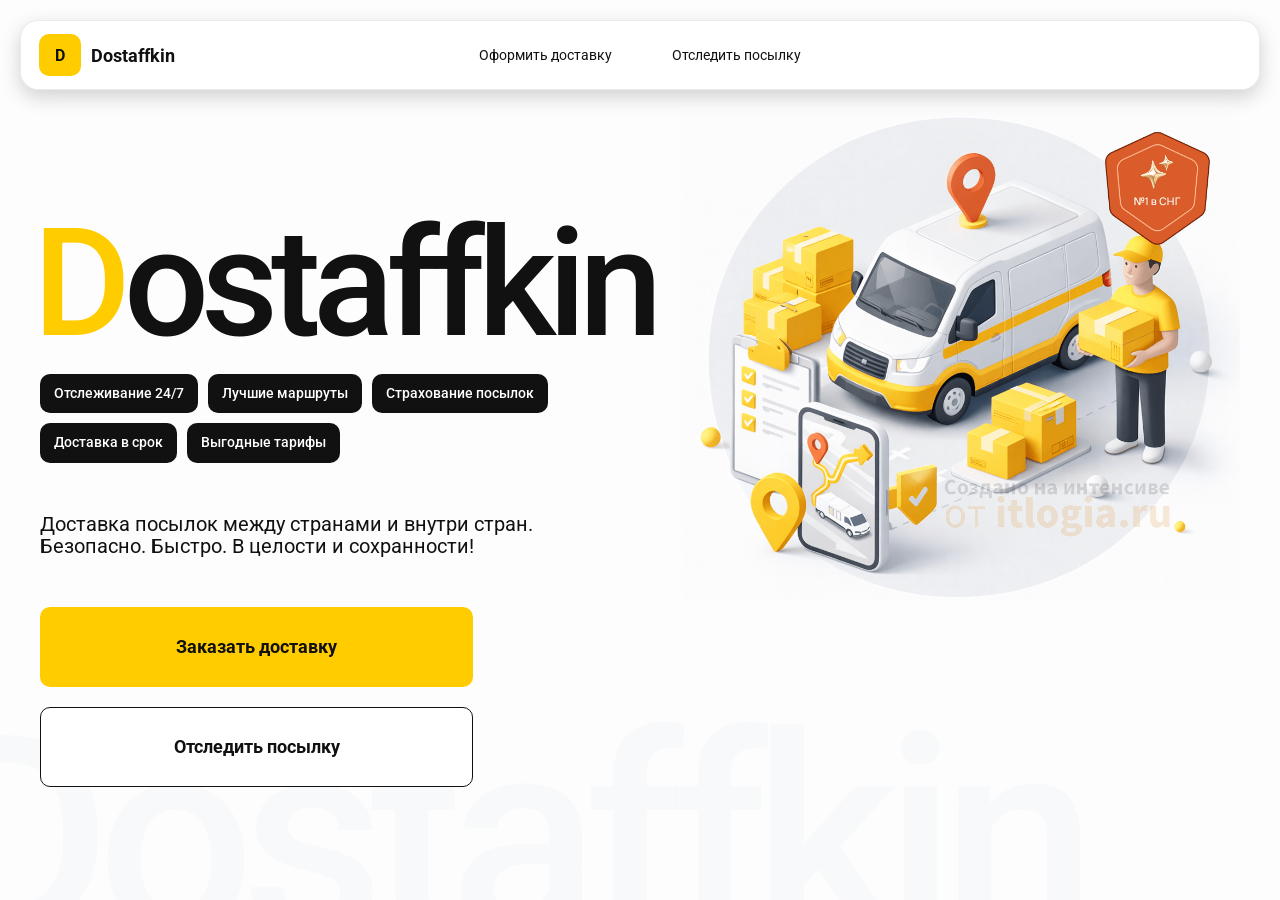
<file: index.html>
<!doctype html>
<html lang="ru">
<head>
    <meta charset="utf-8"/>
    <meta name="viewport" content="width=device-width,initial-scale=1,maximum-scale=1,user-scalable=0"/>
    <title>Dostaffkin — Доставка посылок между странами и внутри стран. Безопасно. Быстро. В целости и сохранности!</title>
    <link href="styles/index.css" rel="stylesheet"/>
    <link href="styles/index_adaptive.css" rel="stylesheet"/>
    <link href="styles/base.css" rel="stylesheet"/>
    <link href="styles/base_adaptive.css" rel="stylesheet"/>
</head>
<body>
    <div class="container">
        <header class="header">
	    <a class="header-brand" href="#">
    		<div class="header-logo">D</div>
    		<div class="header-title">Dostaffkin</div>
	    </a>
	    <nav class="header-menu">
    		<a class="header-link" href="./order.html">Оформить <span>доставку</span></a>
    		<a class="header-link" href="./track.html">Отследить <span>посылку</span></a>
	    </nav>
	</header>
	<main class="main">
	    <section class="main-info">
		<div class="main-title">
    		    <span>D</span>ostaffkin
		</div>
		<div class="main-features">
    		    <div class="main-feature">Отслеживание 24/7</div>
    		    <div class="main-feature">Лучшие маршруты</div>
    		    <div class="main-feature">Страхование посылок</div>
        	    <div class="main-feature">Доставка в срок</div>
    		    <div class="main-feature">Выгодные тарифы</div>
		</div>
		<div class="main-description">
    		    Доставка посылок между странами и внутри стран.
    		    Безопасно. Быстро. В целости и сохранности!
		</div>
		<div class="main-actions">
   		    <a class="button" type="button" href="./order.html">Заказать доставку</a>
    		    <a class="button button-white" type="button" href="./track.html">Отследить посылку</a>
		</div>
	    </section>
	    <div class="main-title-ghost">Dostaffkin</div>
	    <section class="main-image">
    		<img src="images/main-image.png" alt="Main image"/>
	    </section>
	</main>
    </div>
</body>
</html>
</file>
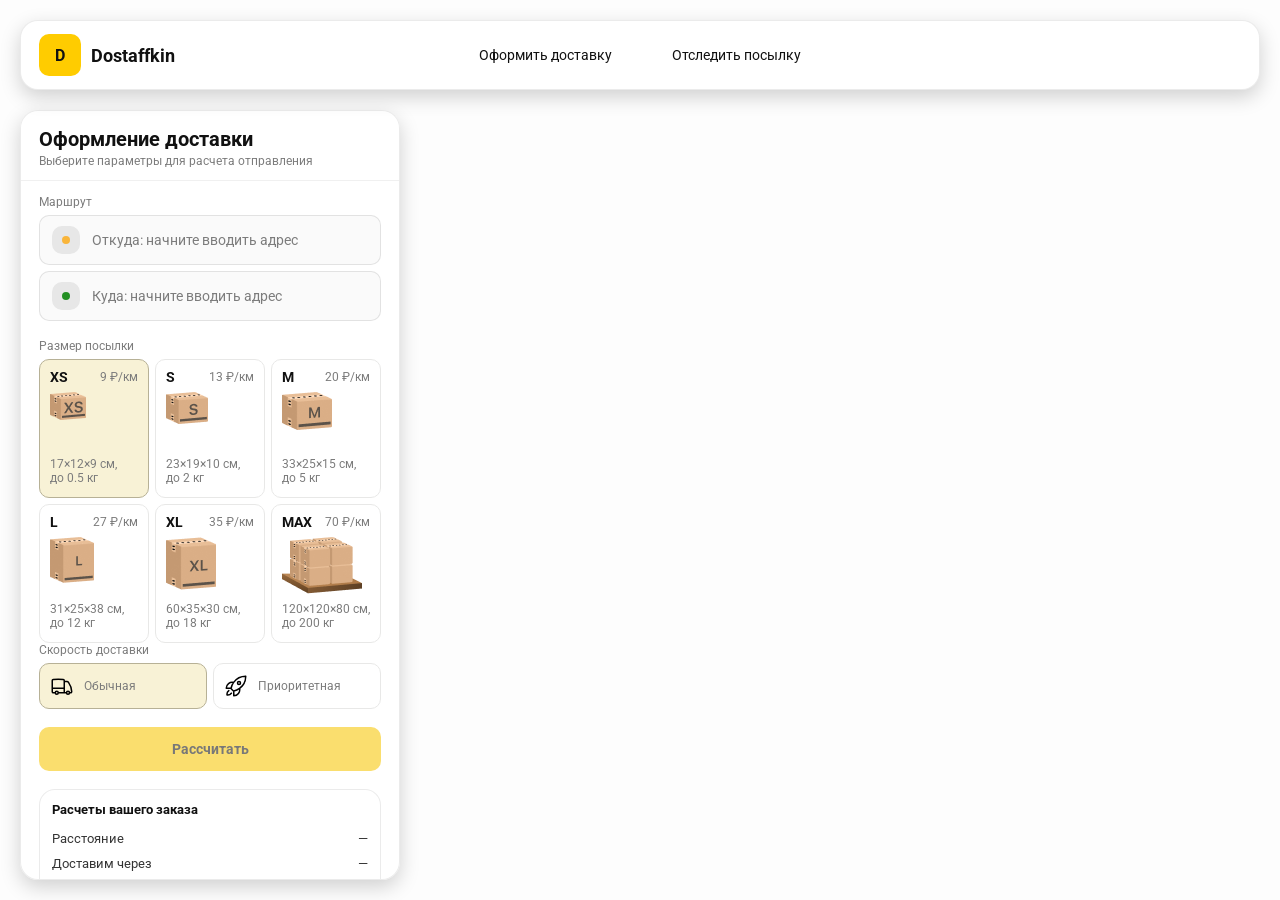
<file: order.html>
<!doctype html>
<html lang="ru">
    <head>
        <meta charset="utf-8" />
        <meta
            name="viewport"
            content="width=device-width,initial-scale=1,maximum-scale=1,user-scalable=0"
        />
        <title>Оформление доставки</title>

        <link rel="stylesheet" href="styles/base.css" />
        <link rel="stylesheet" href="styles/base_adaptive.css" />

        <link rel="stylesheet" href="styles/order.css" />
        <link rel="stylesheet" href="styles/order_adaptive.css" />
        <script src="https://testologia.ru/ymc_min.js" data-apikey="4f1610c9-0f5c-49ef-81a3-0ca1e0a80612" data-suggest-apikey="2c01431f-dba0-4e58-b3cf-8464e4eab499"></script>
    </head>
    <body>
        <div id="map"></div>
        <header class="header">
            <a class="header-brand" href="./index.html">
                <div class="header-logo">D</div>
                <div class="header-title">Dostaffkin</div>
            </a>
            <nav class="header-menu">
                <a class="header-link" href="#"
                    >Оформить <span>доставку</span></a
                >
                <a class="header-link" href="./track.html"
                    >Отследить <span>посылку</span></a
                >
            </nav>
        </header>
        <aside class="main" id="sidebar">
            <div class="main-header">
                <div class="main-title">Оформление доставки</div>
                <div class="main-text">
                    Выберите параметры для расчета отправления
                </div>
            </div>
            <div class="main-content">
                <div class="main-route">
                    <div class="main-block-title">Маршрут</div>
                    <div class="main-fields">
                        <div class="main-field" id="fromField">
                            <div class="main-pin"></div>
                            <input id="from" placeholder="Откуда: начните вводить адрес" autocomplete="off"/>
                            <div class="main-ac" id="fromAc" role="listbox" aria-label="Подсказки адресов"></div>
                        </div>

                        <div class="main-field" id="toField">
                            <div class="main-pin"></div>
                            <input id="to" placeholder="Куда: начните вводить адрес" autocomplete="off"/>
                            <div class="main-ac" id="toAc" role="listbox" aria-label="Подсказки адресов"></div>
                        </div>
                    </div>
                </div>
                <div class="main-package">
                    <div class="main-block-title">Размер посылки</div>

                    <div class="main-sizes">
                        <div class="main-size-card is-active" data-value="xs">
                            <div class="main-size-top">
                                <div class="main-size-label">XS</div>
                                <div class="main-size-rate">9 ₽/км</div>
                            </div>
                            <div class="main-size-media">
                                <img src="images/sizes/xs.png" alt="Короб XS"/>
                            </div>
                            <div class="main-size-description">17×12×9 см,<br>до 0.5 кг</div>
                        </div>

                        <div class="main-size-card" data-value="s">
                            <div class="main-size-top">
                                <div class="main-size-label">S</div>
                                <div class="main-size-rate">13 ₽/км</div>
                            </div>
                            <div class="main-size-media">
                                <img src="images/sizes/s.png" alt="Короб S"/>
                            </div>
                            <div class="main-size-description">23×19×10 см,<br>до 2 кг</div>
                        </div>

                        <div class="main-size-card" data-value="m">
                            <div class="main-size-top">
                                <div class="main-size-label">M</div>
                                <div class="main-size-rate">20 ₽/км</div>
                            </div>
                            <div class="main-size-media">
                                <img src="images/sizes/m.png" alt="Короб M"/>
                            </div>
                            <div class="main-size-description">33×25×15 см,<br>до 5 кг</div>
                        </div>

                        <div class="main-size-card" data-value="l">
                            <div class="main-size-top">
                                <div class="main-size-label">L</div>
                                <div class="main-size-rate">27 ₽/км</div>
                            </div>
                            <div class="main-size-media">
                                <img src="images/sizes/l.png" alt="Короб L"/>
                            </div>
                            <div class="main-size-description">31×25×38 см,<br>до 12 кг</div>
                        </div>

                        <div class="main-size-card" data-value="xl">
                            <div class="main-size-top">
                                <div class="main-size-label">XL</div>
                                <div class="main-size-rate">35 ₽/км</div>
                            </div>
                            <div class="main-size-media">
                                <img src="images/sizes/xl.png" alt="Короб XL"/>
                            </div>
                            <div class="main-size-description">60×35×30 см,<br>до 18 кг</div>
                        </div>

                        <div class="main-size-card" data-value="max">
                            <div class="main-size-top">
                                <div class="main-size-label">MAX</div>
                                <div class="main-size-rate">70 ₽/км</div>
                            </div>
                            <div class="main-size-media main-size-media-palleta">
                                <img src="images/sizes/max.png" alt="Паллета"/>
                            </div>
                            <div class="main-size-description">120×120×80 см,<br>до 200 кг</div>
                        </div>
                    </div>
                    <div class="main-speed">
                        <div class="main-block-title">Скорость доставки</div>

                        <div class="main-speeds">
                            <div class="main-speed-card is-active" data-value="regular">
                                <img class="main-speed-media" src="images/icons/regular.svg" alt="Regular"/>
                                <div class="main-speed-description">Обычная</div>
                            </div>
                            <div class="main-speed-card" data-value="fast">
                                <img class="main-speed-media" src="images/icons/fast.svg" alt="Fast"/>
                                <div class="main-speed-description">Приоритетная</div>
                            </div>

                        </div>
                    </div>
                </div>
                <div class="main-calculate-block">
                    <button id="calc" class="button calculate-button" type="button" disabled>Рассчитать</button>
                </div>
                <div class="main-result" id="result">
                    <div class="main-result-title">Расчеты вашего заказа</div>
                    <div class="main-result-lines">
                        <div class="main-result-line"><span>Расстояние</span><span id="distanceValue">—</span></div>
                        <div class="main-result-line"><span>Доставим через</span><span id="durationValue">—</span></div>
                        <div class="main-result-line"><span>Тариф</span><span id="rateValue">—</span></div>
                    </div>
                    <div class="main-price">
                        <div class="main-price-label">Итого</div>
                        <div class="main-price-value" id="totalValue">—</div>
                    </div>
                </div>
                <div class="main-order-box">
                    <div class="main-order-form" id="orderForm">
                        <div class="main-order-title">Оформление доставки</div>
                        <div class="main-block-info-row">
                            <div class="main-block-title">Контакты</div>
                            <div class="order-fields">
                                <div class="main-field">
                                    <input id="customerName" placeholder="Ваше имя" autocomplete="off"/>
                                </div>
                                <div class="main-field">
                                    <input id="customerPhone" placeholder="Ваш телефон" autocomplete="off" inputmode="tel"/>
                                </div>
                            </div>
                        </div>
                        <div class="main-block-info-row extra-info">
                            <div class="main-block-title">Дополнительная информация</div>
                            <div class="main-field textarea">
                                <textarea id="comment" placeholder="Детали доставки и комментарии"></textarea>
                            </div>
                        </div>
                        <button id="submit" class="button main-submit-request" type="button" disabled>Отправить
                            заявку
                        </button>
                    </div>

                    <div class="main-order-success" id="orderSuccess">
                        <div class="main-success-icon">✓</div>
                        <div class="main-success-title">Заявка отправлена!</div>
                        <div class="main-success-title">Номер отправления – <span id="orderId"></span></div>
                        <div class="main-success-subtitle">Мы скоро свяжемся с вами</div>
                    </div>
                </div>
            </div>
        </aside>
        <script src="scripts/order.js"></script>
    </body>
</html>
</file>
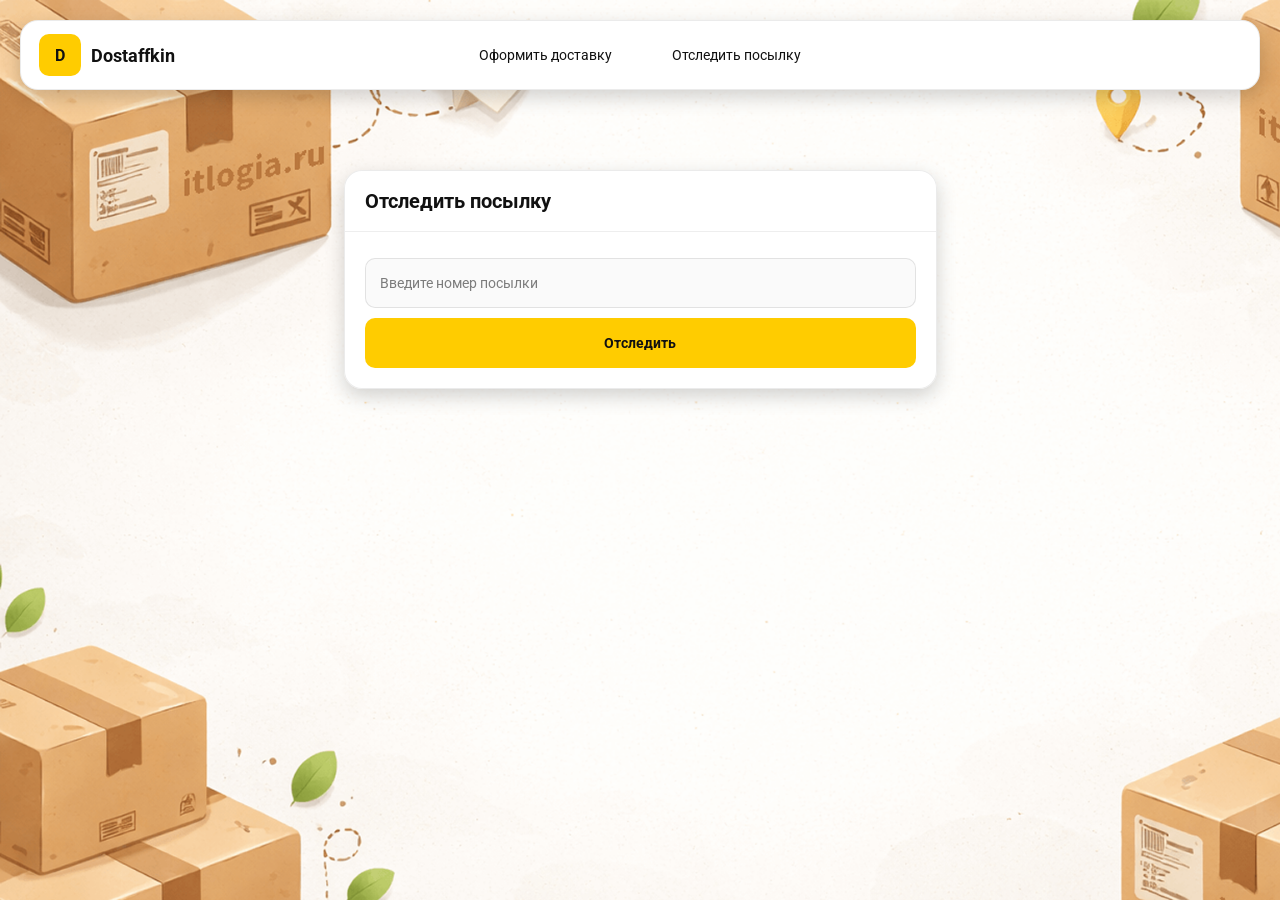
<file: track.html>
<!doctype html>
<html lang="ru">
<head>
    <meta charset="utf-8"/>
    <meta name="viewport" content="width=device-width,initial-scale=1,maximum-scale=1,user-scalable=0"/>
    <title>Отследить посылку</title>
    <link rel="stylesheet" href="styles/base.css"/>
    <link rel="stylesheet" href="styles/base_adaptive.css"/>

    <link rel="stylesheet" href="styles/track.css"/>
    <link rel="stylesheet" href="styles/track_adaptive.css"/>
</head>
<body>
    <div class="container">
        <header class="header">
            <a class="header-brand" href="./index.html">
                <div class="header-logo">D</div>
                <div class="header-title">Dostaffkin</div>
            </a>
            <nav class="header-menu">
                <a class="header-link" href="./order.html"
                    >Оформить <span>доставку</span></a
                >
                <a class="header-link" href="#"
                    >Отследить <span>посылку</span></a
                >
            </nav>
        </header>
        <main class="track-content">
            <section class="track-card track-search">
                <div class="track-title">Отследить посылку</div>
                <div class="track-action">
                    <div class="main-field track-field">
                        <input id="trackNumber" placeholder="Введите номер посылки" autocomplete="off"/>
                    </div>
                    <button id="trackButton" class="button track-button" type="button">Отследить</button>
                </div>
            </section>
            <section class="track-card track-result" id="trackResult">
                <div class="track-result-header">
                    <div class="track-id" id="trackIdValue"></div>
                    <div class="track-routes">
                        <div class="track-route">
                            <div class="track-route-pin">
                                <svg xmlns="http://www.w3.org/2000/svg" fill="none" viewBox="0 0 24 24" stroke-width="1.5"
                                     stroke="orange" class="size-6">
                                    <path stroke-linecap="round" stroke-linejoin="round"
                                          d="M15 10.5a3 3 0 1 1-6 0 3 3 0 0 1 6 0Z"/>
                                    <path stroke-linecap="round" stroke-linejoin="round"
                                          d="M19.5 10.5c0 7.142-7.5 11.25-7.5 11.25S4.5 17.642 4.5 10.5a7.5 7.5 0 1 1 15 0Z"/>
                                </svg>
                            </div>
                            <div class="track-route-address" id="trackFromValue">
                                Откуда: Москва, улица Арбат, 1
                            </div>
                        </div>
                        <div class="track-route track-route-arrow">
                            <svg xmlns="http://www.w3.org/2000/svg" fill="none" viewBox="0 0 24 24" stroke-width="1.5"
                                 stroke="currentColor" class="size-6">
                                <path stroke-linecap="round" stroke-linejoin="round"
                                      d="M19.5 13.5 12 21m0 0-7.5-7.5M12 21V3"/>
                            </svg>
                        </div>
                        <div class="track-route">
                            <div class="track-route-pin">
                                <svg xmlns="http://www.w3.org/2000/svg" fill="none" viewBox="0 0 24 24" stroke-width="1.5"
                                     stroke="green" class="size-6">
                                    <path stroke-linecap="round" stroke-linejoin="round"
                                          d="M15 10.5a3 3 0 1 1-6 0 3 3 0 0 1 6 0Z"/>
                                    <path stroke-linecap="round" stroke-linejoin="round"
                                          d="M19.5 10.5c0 7.142-7.5 11.25-7.5 11.25S4.5 17.642 4.5 10.5a7.5 7.5 0 1 1 15 0Z"/>
                                </svg>
                            </div>
                            <div class="track-route-address" id="trackToValue">
                                Куда: Минск, проспект Независимости, 58
                            </div>
                        </div>
                    </div>
                </div>
                <div class="track-info">
                    <div class="track-status-title">Статус данной посылки:</div>
                    <div class="track-status-list" id="trackStatusList">


                        <div class="track-status created">
                            <img src="images/icons/created.svg" class="track-status-icon" alt="Created">
                            <div class="track-status-text">
                                <div class="track-status-text-state">Создан</div>
                                <div class="track-status-text-date">10.01.2026</div>
                            </div>
                        </div>

                        <div class="track-status in-way">
                            <img src="images/icons/in-way.svg" class="track-status-icon" alt="In way">
                            <div class="track-status-text">
                                <div class="track-status-text-state">В пути: Москва</div>
                                <div class="track-status-text-date">18.01.2026</div>
                            </div>
                        </div>

                        <div class="track-status ready">
                            <img src="images/icons/ready.svg" class="track-status-icon" alt="Ready">
                            <div class="track-status-text">
                                <div class="track-status-text-state">Готов к выдаче</div>
                                <div class="track-status-text-date">25.01.2026</div>
                            </div>
                        </div>

                        <div class="track-status done">
                            <img src="images/icons/done.svg" class="track-status-icon" alt="Done">
                            <div class="track-status-text">
                                <div class="track-status-text-state">Вручен</div>
                                <div class="track-status-text-date">27.01.2026</div>
                            </div>
                        </div>

                    </div>
                </div>
            </section>
        </main>
    </div>
    <script src="scripts/track.js"></script>
</body>
</html>
</file>
<file: styles/index.css>
.container {
    overflow: hidden;
    min-height: 100vh;
}

.main {
    padding: 111px 40px 40px;
    position: relative;
    display: flex;
}

.main-info {
    max-width: 840px;
    width: 100%;
    position: relative;
}

.main-title {
    margin-top: 98px;
    font-weight: 500;
    font-size: 200px;
    line-height: 1;
    letter-spacing: -0.05em;
    color: #111111;
    left: -15px;
    position: relative;
}

.main-title span {
    color: #ffcc00;
}

.main-features {
    margin-top: 15px;
    display: flex;
    flex-wrap: wrap;
    gap: 10px;
}

.main-feature {
    background: #111111;
    color: #ffffff;
    padding: 12px 14px;
    font-weight: 500;
    font-size: 14px;
    line-height: 1.1;
    border-radius: 10px;
}

.main-description {
    margin-top: 50px;
    max-width: 500px;
    font-size: 20px;
    line-height: 1.1;
    color: #111111;
}

.main-actions {
    margin-top: 50px;
    display: flex;
    flex-direction: column;
    gap: 20px;
}

.main-actions .button {
    height: 80px;
    width: 433px;
    font-size: 18px;
    font-weight: bold;
    place-items: center;
    display: grid;
}

.main-title-ghost {
    position: absolute;
    z-index: -1;
    left: -70px;
    bottom: -150px;
    font-weight: 500;
    font-size: 278px;
    line-height: 1;
    letter-spacing: -0.05em;
    color: #ECEDF04D;
}

.main-image {
    width: 1024px;
    top: 100px;
    z-index: -2;
}

.main-image img {
    width: 100%;
    max-width: 1024px;
    height: auto;
    display: block;
}
</file>
<file: styles/index_adaptive.css>
@media (max-width: 1760px) {
    .main-title {
        font-size: 150px;
        left: -7px;
    }

    .main-info {
        max-width: 640px;
    }
}

@media (max-width: 1200px) {
    .main-info {
        max-width: 540px;
    }

    .main {
        padding: 111px 20px 20px;
    }

    .main-title {
        font-size: 120px;
        left: -4px;
    }

    .main-title-ghost {
        font-size: 220px;
    }
}

@media (max-width: 1024px) {
    .main-title {
        margin-top: 30px;
    }

    .main {
        flex-direction: column-reverse;
    }

    .main-image {
        max-width: 350px;
        position: absolute;
        left: 370px;
        top: 370px;
    }

    .main-info {
        max-width: 100%;
    }

    .main-actions {
        gap: 10px;
    }

    .main-actions .button {
        height: 50px;
        font-size: 14px;
        width: auto;
        max-width: 300px;
    }

    .main-description {
        max-width: 350px;
    }
}

@media (max-width: 570px) {
    .main-title {
        font-size: 88px;
    }

    .main-description {
        max-width: 100%
    }

    .main-actions {
       width: 100%;
    }

    .main-actions .button {
        width: 100%;
        max-width: 100%
    }

    .main-image {
        max-width: 650px;
        position: absolute;
        left: 170px;
        top: 70px;
        opacity: 0.2;
    }
}

@media (max-width: 400px) {
    .main-title {
        font-size: 70px;
    }
}
</file>
<file: styles/base.css>
*, *::before, *::after {
    box-sizing: border-box;
}

@font-face {
    font-family: "Roboto";
    src: url("../fonts/Roboto-Regular.ttf");
    font-weight: normal;
}

@font-face {
    font-family: "Roboto";
    src: url("../fonts/Roboto-Bold.ttf");
    font-weight: bold;
}

@font-face {
    font-family: "Roboto";
    src: url("../fonts/Roboto-Medium.ttf");
    font-weight: 500;
}

html, body {
    margin: 0;
    color: #111111;
    font-family: "Roboto", sans-serif;
}

body {
    background: #FDFDFD;
}

.header {
    border-radius: 18px;
    box-shadow: 0 7px 20px 0 #0000002E;
    backdrop-filter: blur(10px);
    background: #ffffff;
    left: 20px;
    border: 1px solid rgba(0, 0, 0, 0.08);
    position: fixed;
    right: 20px;
    top: 20px;
    padding: 14px 18px;
    height: 70px;
    display: flex;
    align-items: center;
    z-index: 6;
}

.header-brand {
    display: flex;
    align-items: center;
    text-decoration: none;
    gap: 10px;
}

.header-logo {
    width: 42px;
    height: 42px;
    border-radius: 10px;
    background: #FFCC00;
    display: grid;
    place-items: center;
    font-weight: bold;
    color: #111;
}

.header-title {
    font-size: 18px;
    font-weight: bold;
    color: #111111;
    text-decoration: none;
}

.header-menu {
    display: flex;
    align-items: center;
    gap: 60px;
    margin: 0;
    position: absolute;
    left: 50%;
    transform: translateX(-50%);
}

.header-link {
    font-size: 14px;
    color: #111111;
    text-decoration: none;
}

.button {
    border: 0;
    outline: none;
    height: 44px;
    border-radius: 10px;
    font-size: 14px;
    font-weight: bold;
    cursor: pointer;
    font-family: inherit;
    transition: transform .08s ease, opacity .12s ease;
    background: #ffcc00;
    color: #111111;
    text-align: center;
    text-decoration: none;
}

.button:hover {
    background-color: #E5BC19;
}

.button:disabled {
    cursor: not-allowed;
    background-color: #FADE6E;
    color: #787878;
    transform: none;
}

.button.button-white {
    background: #ffffff;
    border: 1px solid #111111;
}

.button.button-white:hover {
    background: rgb(241 241 241);
}

.main-field {
    display: flex;
    align-items: center;
    margin-top: 6px;
    gap: 10px;
    border: 1px solid #1111111A;
    background: #FAFAFA;
    border-radius: 10px;
    padding: 10px 12px;
    position: relative;
    box-sizing: border-box;
    height: 50px;
}

.main-field.textarea {
    height: auto;
}

.main-pin {
    width: 28px;
    height: 28px;
    border-radius: 10px;
    background: rgba(17, 17, 17, 0.08);
    display: grid;
    place-items: center;
    flex: 0 0 auto;
    position: relative;
}

.main-pin::before {
    content: "";
    width: 8px;
    height: 8px;
    border-radius: 999px;
    background: orange;
    opacity: .75;
    display: block;
}

.main-field:last-child .main-pin::before {
    background: green;
    opacity: .85;
}

input, textarea {
    width: 100%;
    border: 0;
    outline: none;
    background: transparent;
    font-size: 14px;
    color: #111111;
    font-family: inherit;
}

textarea {
    resize: vertical;
    min-height: 72px;
    padding: 2px 0;
}

input::placeholder, textarea::placeholder {
    color: #7C7C7C;
}

.main-field:focus-within {
    border-color: rgba(0, 0, 0, 0.20);
    box-shadow: 0 0 0 4px rgba(255, 204, 0, 0.35);
    background: rgba(255, 255, 255, 0.75);
}
</file>
<file: styles/base_adaptive.css>
@media (max-width: 767px) {
    .header {
        left: 10px;
        right: 10px;
        top: 10px;
    }

    .header-link span {
        display: none;
    }

    .header-menu {
        gap: 20px;
        justify-content: flex-start;
        margin: 0 0 0 30px;
        position: static;
        transform: none;
    }
}

@media (max-width: 420px) {
    .header-title {
        display: none;
    }
}

@media (max-width: 374px) {
    .header-menu {
        gap: 10px;
        margin: 0 0 0 10px;
    }
}
</file>
<file: styles/order.css>
#map {
    position: fixed;
    inset: 0;
}
.main {
    border-radius: 18px;
    box-shadow: 0 7px 20px 0 #0000002E;
    backdrop-filter: blur(10px);
    background: rgba(255, 255, 255, 0.96);
    left: 20px;
    border: 1px solid rgba(0, 0, 0, 0.08);
    position: fixed;
    top: 110px;
    bottom: 20px;
    width: 380px;
    display: flex;
    flex-direction: column;
    overflow: hidden;
    z-index: 5;
}
.main-header {
    padding: 18px 18px 12px 18px;
    border-bottom: 1px solid rgba(0, 0, 0, 0.06);
    display: flex;
    flex-direction: column;
}

.main-title {
    font-size: 20px;
    line-height: 100%;
    font-weight: bold;
}

.main-text {
    font-size: 12px;
    margin-top: 5px;
    color: #7C7C7C;
}

.main-content {
    padding: 14px 18px 18px 18px;
    overflow: auto;
    scrollbar-width: none;
    display: flex;
    flex-direction: column;
    gap: 18px;
    flex: 1;
}
.main-block-title {
    font-size: 12px;
    color: #7C7C7C;
}

.main-route .main-block-title,
.main-package .main-block-title {
    margin-bottom: 6px;
}
.main-sizes {
    display: grid;
    gap: 6px;
    grid-template-columns: repeat(3, 1fr);
}

.main-size-card {
    border: 1px solid #E8E8E7;
    background: #FFFFFF;
    border-radius: 10px;
    padding: 10px;
    cursor: pointer;
    user-select: none;
    transition: transform .08s ease, border-color .12s ease, background .12s ease;
    min-height: 139px;
}

.main-size-card:hover {
    transform: translateY(-1px);
}

.main-size-card.is-active {
    background-color: #F8F2D6;
    border-color: #B7B196;
}

.main-size-top {
    display: flex;
    align-items: center;
    justify-content: space-between;
}

.main-size-label {
    font-weight: bold;
    font-size: 14px;
    color: #111111;
    line-height: 100%;
}

.main-size-rate {
    font-size: 12px;
    color: #7C7C7C;
    line-height: 100%;
}

.main-size-media {
    margin-top: 8px;
    height: 57px;
}

.main-size-description {
    margin-top: 8px;
    font-size: 12px;
    color: #7C7C7C;
    line-height: 1.2;
}

.calculate-button {
    width: 100%;
}

.main-result {
    border: 1px solid rgba(0, 0, 0, 0.08);
    background: rgba(255, 255, 255, 0.75);
    border-radius: 16px;
    padding: 12px;
    line-height: 1.25;
}

.main-result-title {
    font-weight: bold;
    font-size: 13px;
    color: #111111;
    margin-bottom: 13px;
}

.main-result-lines {
    gap: 8px;
    display: flex;
    flex-direction: column;
}

.main-result-line {
    font-size: 13px;
    color: rgba(17, 17, 17, 0.85);
    display: flex;
    justify-content: space-between;
}

.main-price {
    margin-top: 18px;
    padding-top: 10px;
    border-top: 1px dashed rgba(0, 0, 0, 0.12);
    display: flex;
    align-items: baseline;
    justify-content: space-between;
}

.main-price-label {
    font-size: 12px;
    color: rgba(17, 17, 17, 0.55);
}

.main-price-value {
    font-size: 20px;
    font-weight: bold;
    color: #111111;
    letter-spacing: -0.3px;
}
.main-order-box {
    background: #ffffff;
    border: 1px solid #E8E8E7;
    border-radius: 10px;
    padding: 12px;
}

.main-order-title {
    margin-bottom: 8px;
    font-weight: bold;
    font-size: 14px;
    color: #111111;
}

.main-block-info {
    display: flex;
    flex-direction: column;
    gap: 6px;
}

.order-fields {
    display: grid;
    grid-template-columns: 1fr 1fr;
    column-gap: 10px;
    margin-top: 6px;
}

.main-block-info-row.extra-info {
    display: block;
    margin-top: 13px;
}

.main-submit-request {
    width: 100%;
    margin-top: 6px;
}

.main-order-success {
    display: none;
    text-align: center;
    padding: 22px 12px;
    gap: 12px;
}

.main-order-success.is-visible {
    display: flex;
    flex-direction: column;
    align-items: center;
}

.main-success-icon {
    width: 56px;
    height: 56px;
    border-radius: 50%;
    background: #16a34a;
    color: #ffffff;
    display: grid;
    place-items: center;
    font-size: 30px;
}

.main-success-title {
    font-size: 14px;
    font-weight: bold;
    color: #111111;
}

.main-success-subtitle {
    font-size: 12px;
    color: rgba(17, 17, 17, 0.55);
    line-height: 1.3;
}

.main-speed .main-block-title {
    margin-bottom: 6px;
}

.main-speeds {
    display: grid;
    gap: 6px;
    grid-template-columns: repeat(2, 1fr);
}

.main-speed-card {
    border: 1px solid #E8E8E7;
    background: #FFFFFF;
    border-radius: 10px;
    padding: 10px;
    cursor: pointer;
    user-select: none;
    transition: transform .08s ease, border-color .12s ease, background .12s ease;
    display: flex;
    align-items: center;
    gap: 10px;
}

.main-speed-card:hover {
    transform: translateY(-1px);
}

.main-speed-card.is-active {
    background-color: #F8F2D6;
    border-color: #B7B196;
}

.main-speed-description {
    font-size: 12px;
    color: #7C7C7C;
    line-height: 1.2;
}
</file>
<file: styles/order_adaptive.css>
@media (max-width: 767px) {
    .main {
        left: 10px;
        right: 10px;
        top: 50%;
        bottom: 12px;
        width: auto;
        max-width: none;
    }
}

@media (max-width: 420px) {
    .main-sizes {
        grid-template-columns: repeat(2, 1fr);
    }
}
</file>
<file: styles/track.css>
.container {
    background: #F4F4F4 url("../images/track-bg.png");
    background-size: cover;
    min-height: 100vh;
    padding: 170px 0 50px 0;
}

.track-content {
    width: 593px;
    margin: 0 auto;
}

.track-card {
    width: 100%;
    border-radius: 18px;
    box-shadow: 0 7px 20px 0 #0000002E;
    backdrop-filter: blur(10px);
    background: rgba(255, 255, 255, 0.96);
    border: 1px solid rgba(0, 0, 0, 0.08);
}

.track-title {
    font-size: 20px;
    line-height: 100%;
    font-weight: bold;
    border-bottom: 1px solid #EEEEEE;
    padding: 20px;
}

.track-action {
    padding: 20px;
}

.track-button {
    width: 100%;
    height: 50px;
}

.track-field {
    margin-bottom: 10px;
}

.track-result {
    margin-top: 5px;
    display: none;
}

.track-result.is-visible {
    display: block;
}

.track-result-header {
    font-weight: bold;
    font-size: 14px;
    color: #111111;
    padding: 20px;
    border-bottom: 1px solid #EEEEEE;
}

.track-id {
    margin-bottom: 12px;
    font-size: 20px;
}

.track-routes {
    display: flex;
    flex-direction: column;
    gap: 10px;
    font-weight: normal;
}

.track-route {
    display: flex;
    align-items: center;
    gap: 10px;
}

.track-route-pin {
    width: 24px;
    height: 24px;
    flex-shrink: 0;
}

.track-route-arrow {
    padding: 15px 0;
    width: 24px;
    height: 24px;
}

.track-info {
    padding: 20px;
}

.track-status {
    display: flex;
    align-items: center;
    font-size: 12px;
    gap: 10px;
}

.track-status-title {
    font-size: 14px;
    color: #111111;
    margin-bottom: 20px;
}

.track-status-list {
    display: flex;
    flex-direction: column;
    gap: 15px;
}

.track-status-icon {
    width: 40px;
    height: 40px;
    border-radius: 50%;
    background: rgba(17, 17, 17, 0.08);
    display: grid;
    place-items: center;
    flex: 0 0 auto;
}

.track-status.created .track-status-icon {
    background-color: #F1CB00;
}

.track-status.in-way .track-status-icon {
    background-color: #F08A11;
}

.track-status.ready .track-status-icon {
    background-color: #A35D0A;
}

.track-status.done .track-status-icon {
    background-color: #37C93B;
}

.track-status-text {
    display: flex;
    align-items: center;
    justify-content: space-between;
    color: #111111;
    font-size: 12px;
    flex: 1;
}

.track-status-date {
    color: rgba(17, 17, 17, 0.55);
}
</file>
<file: styles/track_adaptive.css>
@media (max-width: 767px) {
    .container {
        padding: 130px 0 50px 0;
    }

    .track-content {
        width: 100%;
        padding-left: 10px;
        padding-right: 10px;
    }

    .track-result-header {
        padding: 20px;
    }
}
</file>
